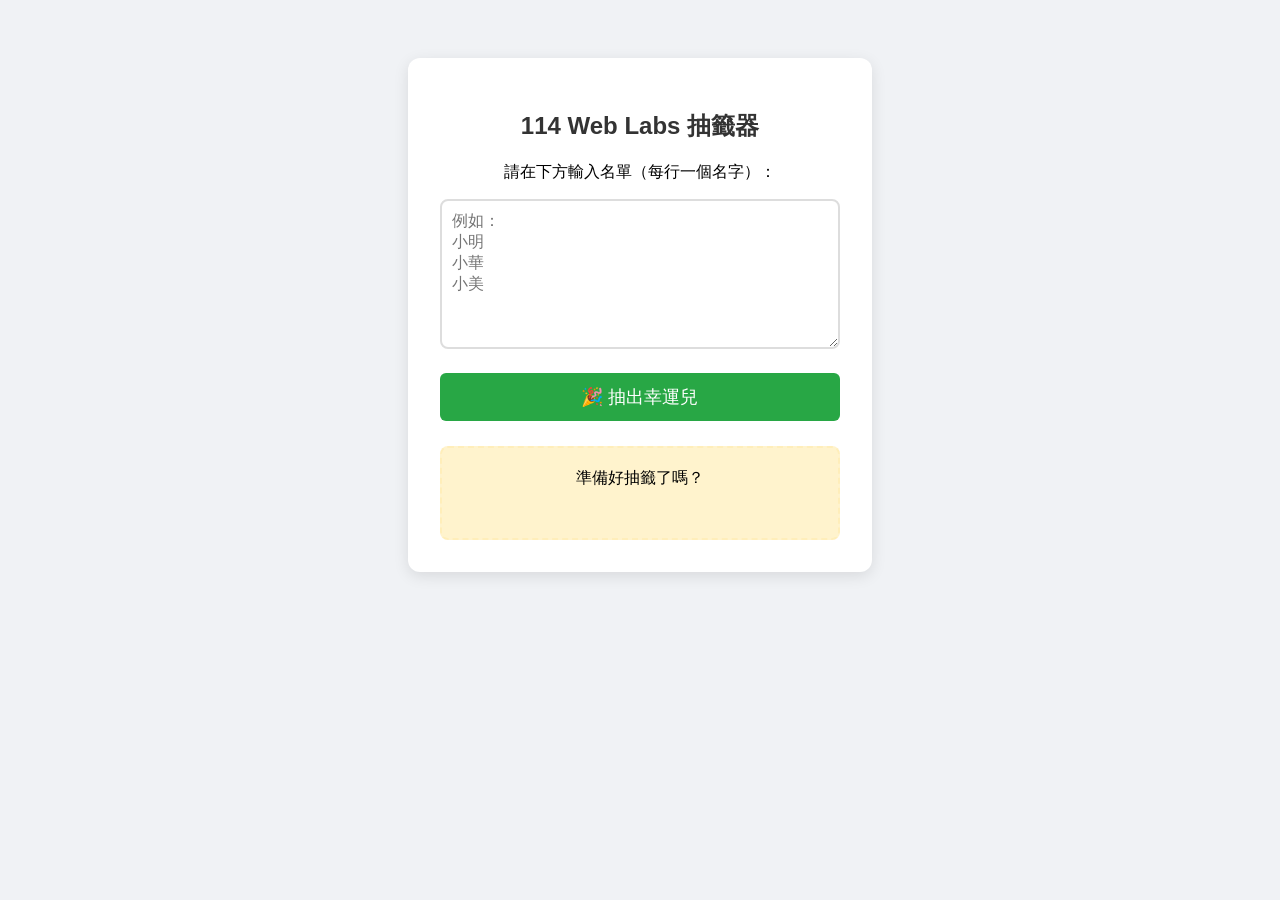
<file: lab1/index.html>
<!DOCTYPE html>
<html lang="zh-Hant">
<head>
    <meta charset="UTF-8">
    <meta name="viewport" content="width=device-width, initial-scale=1.0">
    <title>114 Web Labs - 隨機抽籤器</title>
    <style>
        /* CSS：美化網頁介面 */
        body {
            font-family: "Microsoft JhengHei", sans-serif;
            background-color: #f0f2f5;
            display: flex;
            flex-direction: column;
            align-items: center;
            padding-top: 50px;
        }

        .container {
            background: white;
            padding: 2rem;
            border-radius: 12px;
            box-shadow: 0 4px 15px rgba(0,0,0,0.1);
            width: 90%;
            max-width: 400px;
            text-align: center;
        }

        h2 { color: #333; }

        textarea {
            width: 100%;
            height: 150px;
            padding: 10px;
            border: 2px solid #ddd;
            border-radius: 8px;
            box-sizing: border-box; /* 確保寬度包含 padding */
            font-size: 16px;
            margin-bottom: 20px;
        }

        button {
            background-color: #28a745;
            color: white;
            border: none;
            padding: 12px 24px;
            font-size: 18px;
            border-radius: 6px;
            cursor: pointer;
            width: 100%;
            transition: 0.3s;
        }

        button:hover {
            background-color: #218838;
        }

        #result-display {
            margin-top: 25px;
            padding: 20px;
            background-color: #fff3cd;
            border: 2px dashed #ffeeba;
            border-radius: 8px;
            min-height: 50px;
        }

        .winner {
            font-size: 24px;
            font-weight: bold;
            color: #d9534f;
        }
    </style>
</head>
<body>

    <div class="container">
        <h2>114 Web Labs 抽籤器</h2>
        <p>請在下方輸入名單（每行一個名字）：</p>
        
        <textarea id="nameList" placeholder="例如：&#10;小明&#10;小華&#10;小美"></textarea>
        
        <button onclick="drawWinner()">🎉 抽出幸運兒</button>

        <div id="result-display">
            <div id="resultText">準備好抽籤了嗎？</div>
        </div>
    </div>

    <script>
        // JavaScript：處理抽籤邏輯
        function drawWinner() {
            // 1. 取得 textarea 的內容
            const textarea = document.getElementById('nameList');
            const resultText = document.getElementById('resultText');
            
            // 2. 將字串轉為陣列，依換行符號分割，並過濾掉空白行
            const names = textarea.value.split('\n').map(name => name.trim()).filter(name => name !== "");

            // 3. 檢查名單是否為空
            if (names.length === 0) {
                alert("請先輸入名單喔！");
                return;
            }

            // 4. 隨機產生索引值 (Index)
            // 公式：Math.floor(Math.random() * 陣列長度)
            const randomIndex = Math.floor(Math.random() * names.length);
            const winner = names[randomIndex];

            // 5. 顯示結果
            resultText.innerHTML = `抽中結果是：<br><span class="winner">${winner}</span>`;
        }
    </script>

</body>
</html>
</file>
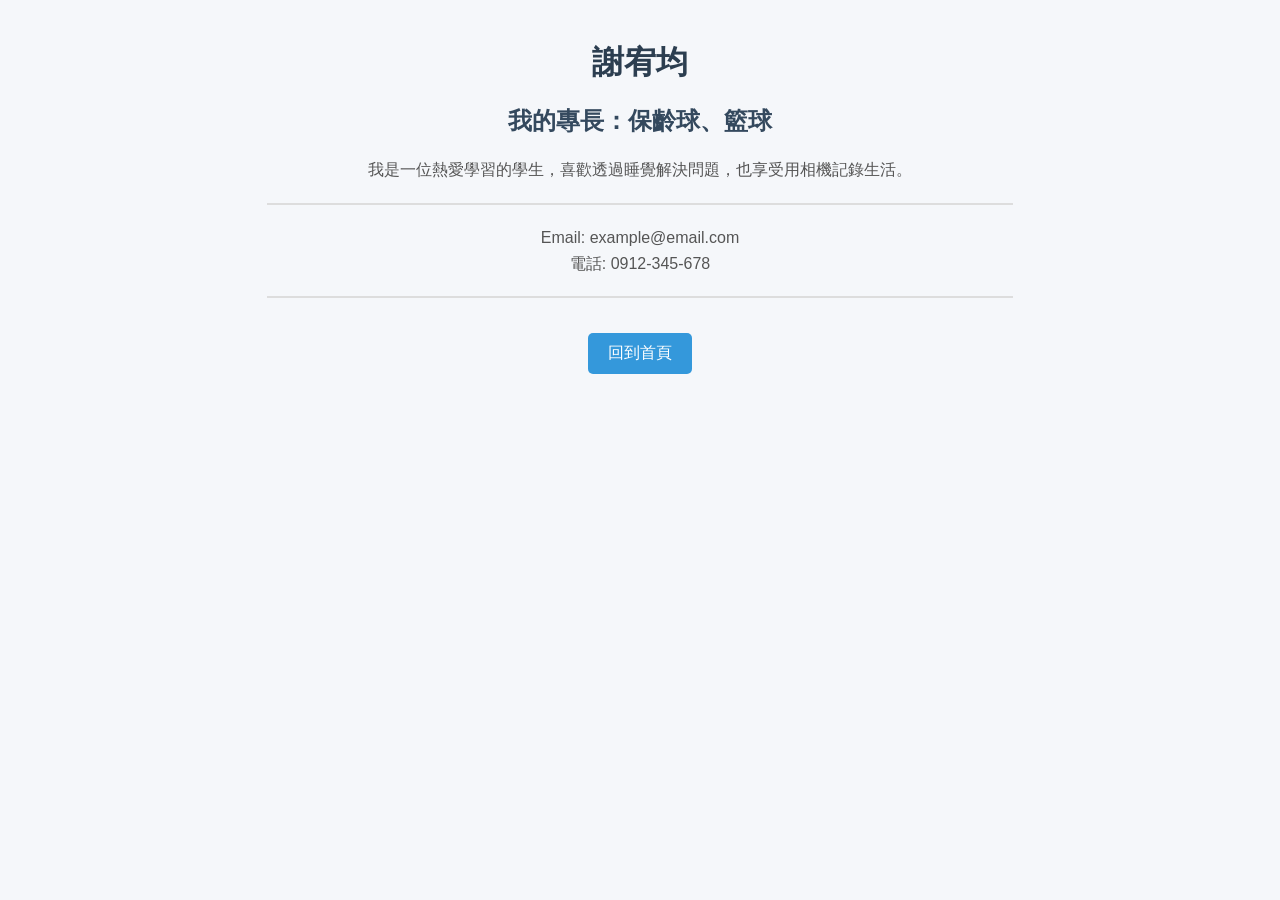
<file: lab2/index.html>
<!DOCTYPE html>
<html lang="zh-Hant">
<head>
    <meta charset="UTF-8"> <!-- 設定網頁編碼，避免中文亂碼 -->
    <meta name="viewport" content="width=device-width, initial-scale=1.0"> <!-- 讓手機也能正常顯示 -->
    <title>關於我</title> <!-- 瀏覽器分頁上顯示的標題 -->
    <link rel="stylesheet" href="style.css">
</head>
<body>
    <!-- 主標題：我的名字 -->
    <h1>謝宥均</h1>

    <!-- 副標題：我的專長 -->
    <h2>我的專長：保齡球、籃球</h2>

    <!-- 自我介紹段落 -->
    <p>
        我是一位熱愛學習的學生，喜歡透過睡覺解決問題，也享受用相機記錄生活。
    </p>

    <!-- 分隔線 -->
    <hr>

    <!-- 聯絡資訊 -->
    <p>
        Email: example@email.com<br>
        電話: 0912-345-678
    </p>

    <hr>

    <!-- 回首頁 -->
    <a href="../index.html">回到首頁</a>
</body>
</html>
</file>
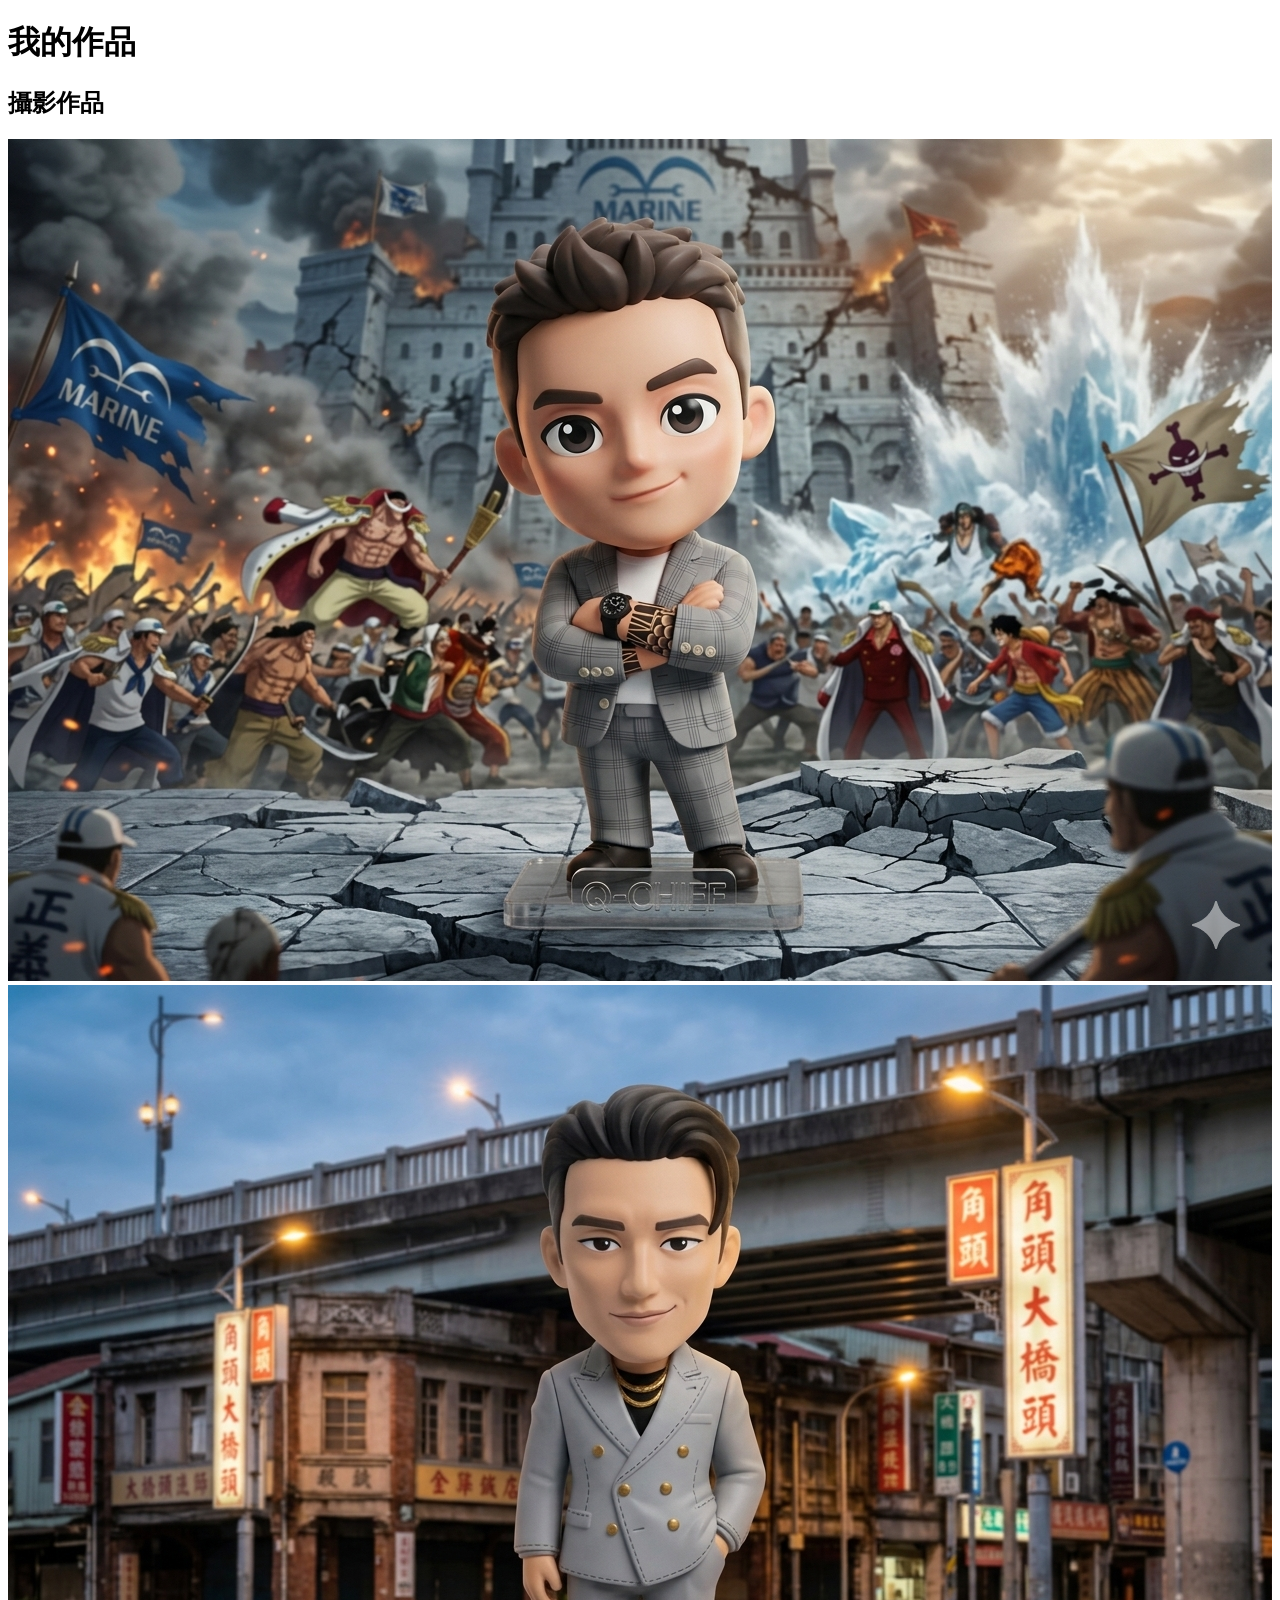
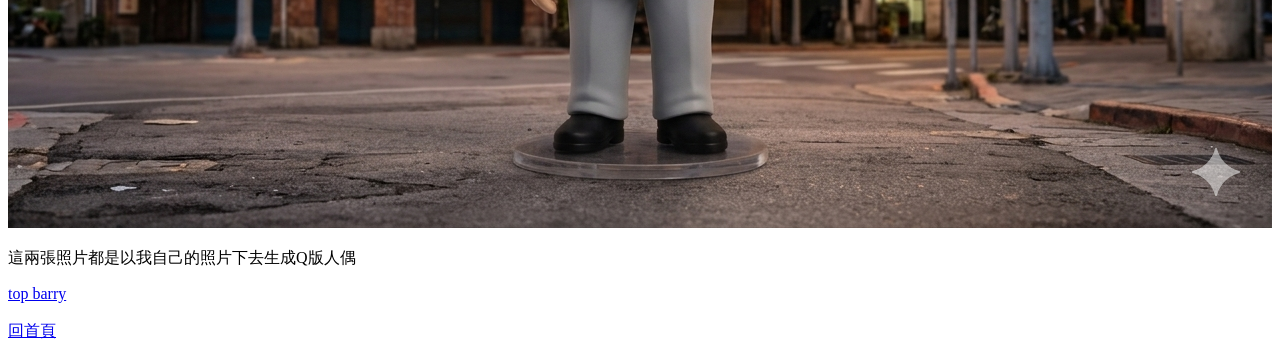
<file: lab3/index.html>
<!DOCTYPE html>
<html lang="en">
<head>
    <meta charset="UTF-8">
    <meta http-equiv="X-UA-Compatible" content="IE=edge">
    <meta name="viewport" content="width=device-width, initial-scale=1.0">
    <title>Document</title>
</head>
<body>
    <h1>我的作品</h1>
    <h2>攝影作品</h2>
    <img src="6929.png" alt="自己">
    <img src="34567.png" alt="帥哥">
    <p>這兩張照片都是以我自己的照片下去生成Q版人偶</p>
    <a href="https://www.youtube.com/watch?v=4kAlzv9xqZE&list=RD4kAlzv9xqZE&index=1" target="_blank">top barry</a>
    <br><br>
    <a href="../index.html">回首頁</a>
</body>
</html>
</file>
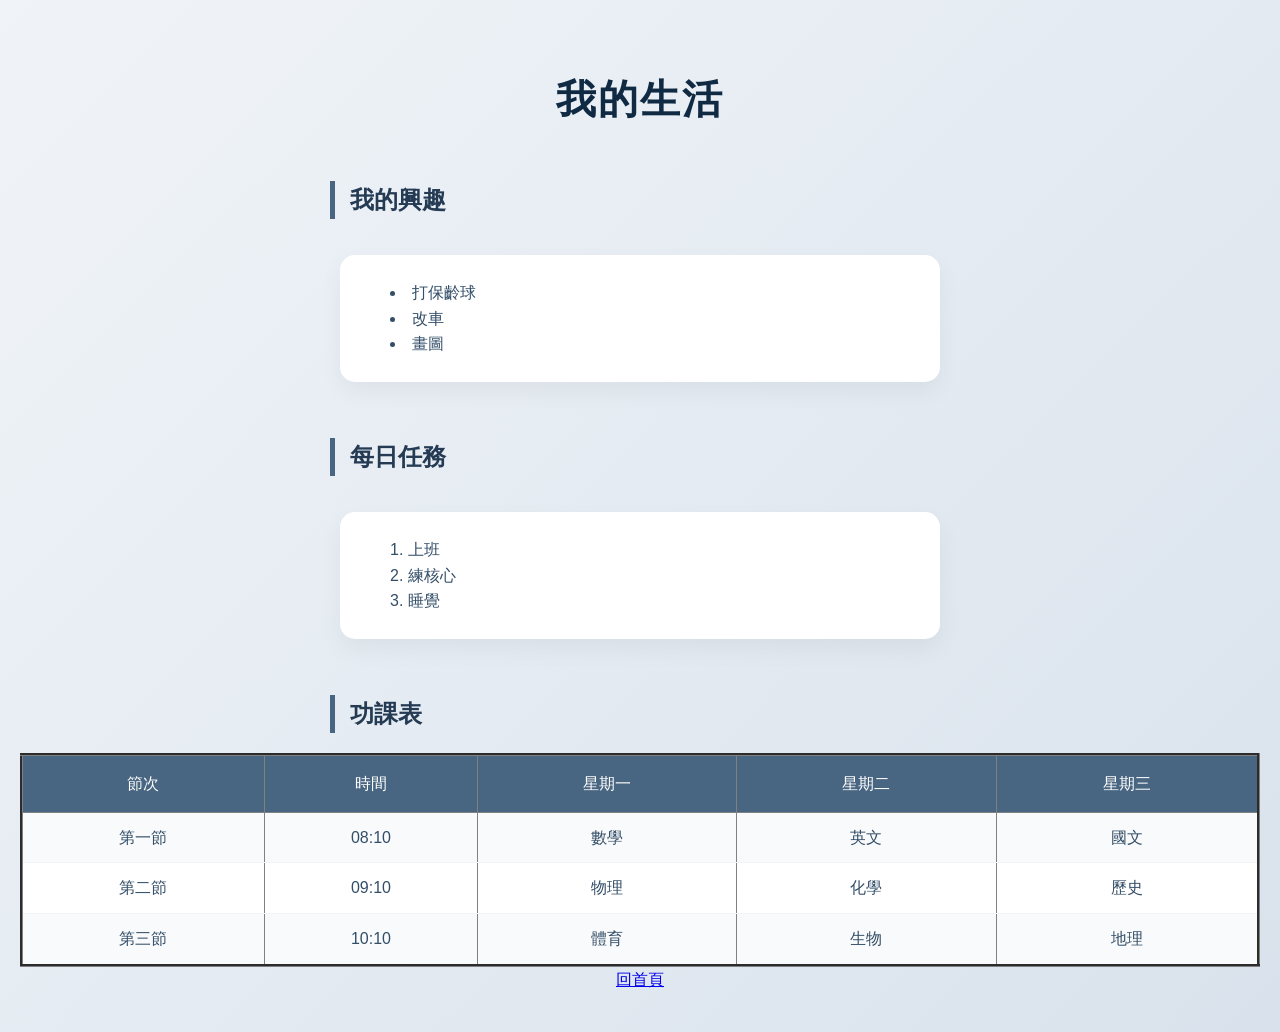
<file: lab4/index.html>
<!DOCTYPE html>
<html lang="en">
<head>
    <meta charset="UTF-8">
    <meta http-equiv="X-UA-Compatible" content="IE=edge">
    <meta name="viewport" content="width=device-width, initial-scale=1.0">
    <title>lab4</title>
    <link rel="stylesheet" href="style.css">
</head>
<body>
    <h1>我的生活</h1>
    <h2>我的興趣</h2>
    <ul>
         <li>打保齡球</li>
         <li>改車</li>
         <li>畫圖</li>
    </ul>
    <h2>每日任務</h2>
    <ol>
        <li>上班</li>
        <li>練核心</li>
        <li>睡覺</li>
    </ol>
    <h2>功課表</h2>
    <table border="3">
          <tr>
            <th>節次</th>
            <th>時間</th>
            <th>星期一</th>
            <th>星期二</th>
            <th>星期三</th>
          </tr>
          <tr>
            <td>第一節</td>
            <td>08:10</td>
            <td>數學</td>
            <td>英文</td>
            <td>國文</td>
          </tr>
          <tr>
            <td>第二節</td>
            <td>09:10</td>
            <td>物理</td>
            <td>化學</td>
            <td>歷史</td>
          </tr>
          <tr>
            <td>第三節</td>
            <td>10:10</td>
            <td>體育</td>
            <td>生物</td>
            <td>地理</td>
          </tr>
    </table>
    <a href="../index.html">回首頁</a>
</body>
</html>
</file>
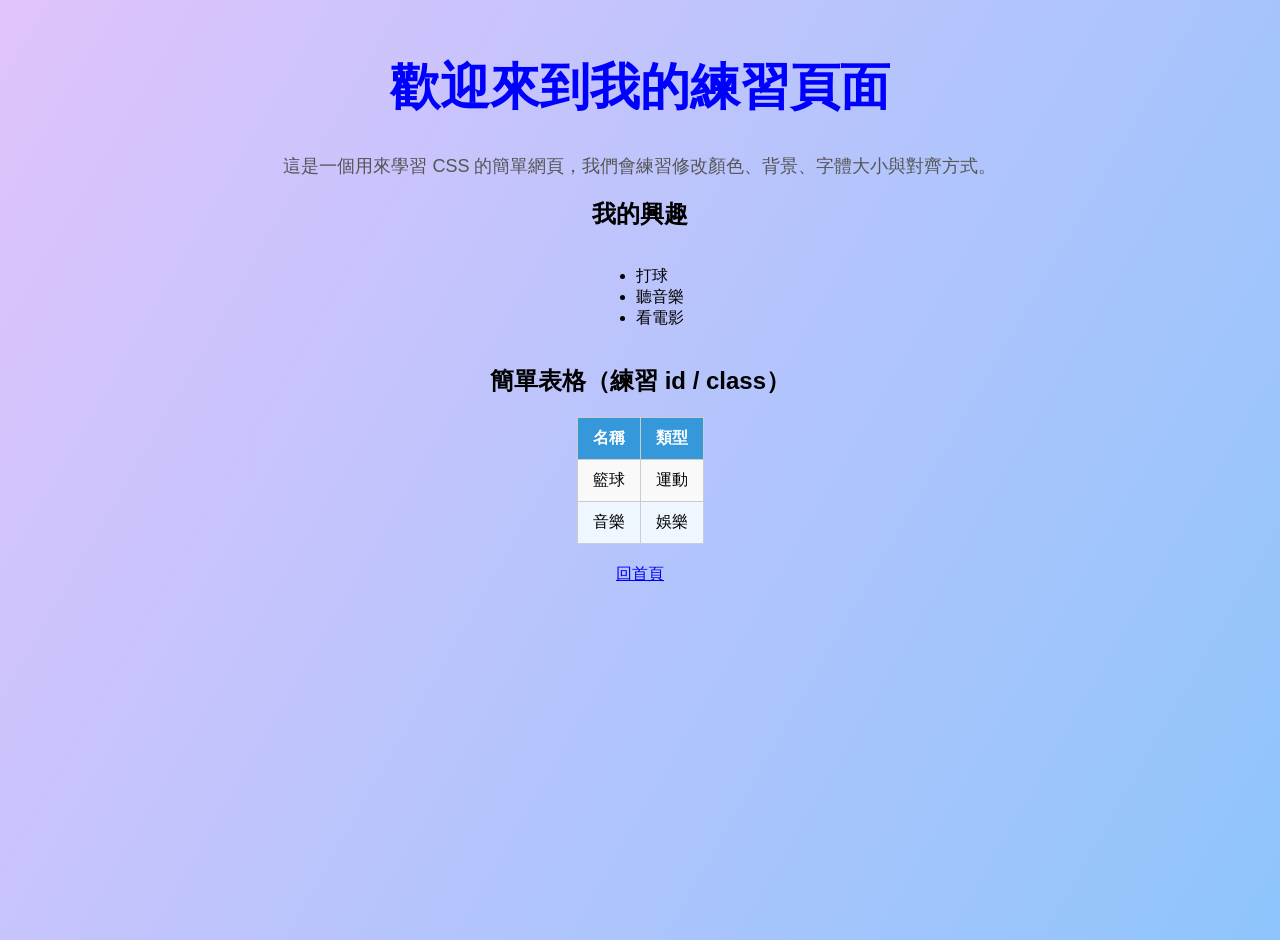
<file: lab5/index.html>
<!DOCTYPE html>
<html lang="zh-Hant">
<head>
    <meta charset="UTF-8">
    <meta name="viewport" content="width=device-width, initial-scale=1.0">
    <title>CSS 練習頁面</title>
    <link rel="stylesheet" href="style.css">
</head>
<body>
    <h1>歡迎來到我的練習頁面</h1>

    <p>
        這是一個用來學習 CSS 的簡單網頁，我們會練習修改顏色、背景、字體大小與對齊方式。
    </p>

    <h2>我的興趣</h2>
    <ul>
        <li>打球</li>
        <li>聽音樂</li>
        <li>看電影</li>
    </ul>

    <h2>簡單表格（練習 id / class）</h2>
    <table id="my-table">
        <tr>
            <th>名稱</th>
            <th>類型</th>
        </tr>
        <tr class="row1">
            <td>籃球</td>
            <td>運動</td>
        </tr>
        <tr class="row2">
            <td>音樂</td>
            <td>娛樂</td>
        </tr>
    </table>
    <a href="../index.html">回首頁</a>
</body>
</html>
</file>
<file: lab2/style.css>
/* 整體頁面設定 */
body {
    font-family: Arial, sans-serif;
    background-color: #f5f7fa;
    margin: 0;
    padding: 20px;
    text-align: center;
}

/* 主標題 */
h1 {
    color: #2c3e50;
    margin-bottom: 10px;
}

/* 副標題 */
h2 {
    color: #34495e;
    margin-bottom: 20px;
}

/* 段落 */
p {
    color: #555;
    line-height: 1.6;
}

/* 分隔線 */
hr {
    margin: 20px auto;
    width: 60%;
    border: 1px solid #ddd;
}

/* 連結按鈕 */
a {
    display: inline-block;
    margin-top: 15px;
    padding: 10px 20px;
    background-color: #3498db;
    color: white;
    text-decoration: none;
    border-radius: 5px;
}

/* 滑鼠移上效果 */
a:hover {
    background-color: #2980b9;
}
</file>
<file: lab4/style.css>
/* style.css */

/* 整體背景與字體設定 */
body {
    font-family: "Microsoft JhengHei", Arial, sans-serif;
    background: linear-gradient(135deg, #f0f4f8 0%, #d9e2ec 100%);
    color: #334e68;
    line-height: 1.6;
    margin: 0;
    padding: 40px 20px;
    display: flex;
    flex-direction: column;
    align-items: center;
}

/* 標題樣式 */
h1 {
    color: #102a43;
    font-size: 2.5rem;
    margin-bottom: 10px;
    letter-spacing: 2px;
}

h2 {
    color: #243b53;
    border-left: 5px solid #486581;
    padding-left: 15px;
    margin-top: 40px;
    align-self: flex-start;
    max-width: 600px;
    margin-left: auto;
    margin-right: auto;
    width: 100%;
}

/* 內容區塊容器 */
ul, ol, .table-container {
    background: #ffffff;
    padding: 25px 50px;
    border-radius: 15px;
    box-shadow: 0 10px 25px rgba(0, 0, 0, 0.05);
    width: 100%;
    max-width: 600px;
    box-sizing: border-box;
    list-style-position: inside;
}

/* 表格樣式優化 */
table {
    border-collapse: collapse;
    width: 100%;
    background: white;
    overflow: hidden;
}

th {
    background-color: #486581;
    color: white;
    padding: 15px;
    font-weight: 500;
}

td {
    padding: 12px;
    text-align: center;
    border-bottom: 1px solid #f0f4f8;
}

tr:nth-child(even) {
    background-color: #f9fafb;
}

tr:hover {
    background-color: #e1e8ed;
    transition: 0.2s;
}

/* 回首頁按鈕 */
.back-link {
    margin-top: 50px;
    text-decoration: none;
    color: white;
    background-color: #486581;
    padding: 12px 30px;
    border-radius: 50px;
    font-weight: bold;
    transition: all 0.3s ease;
    box-shadow: 0 4px 6px rgba(0, 0, 0, 0.1);
}

.back-link:hover {
    background-color: #243b53;
    transform: translateY(-2px);
    box-shadow: 0 6px 12px rgba(0, 0, 0, 0.15);
}
</file>
<file: lab5/style.css>
h1 {
    color: blue;
    text-align: center;
    font-size: 50px;
  }
  body {
    background-color: #f5f7fa;
    font-family: Arial, sans-serif;
    text-align: center;
    padding: 20px;
  }
  p {
    font-size: 18px;
    color: #555;
  }
  ul {
    display: inline-block;
    text-align: left;
  }
  table {
    margin: 20px auto;
    border-collapse: collapse;
  }
  
  th,
  td {
    border: 1px solid #ccc;
    padding: 10px 15px;
  }
  
  th {
    background-color: #3498db;
    color: white;
  }
  #my-table {
    background-color: rgb(255, 255, 255);
  }
  
  .row1 {
    background-color: #f9f9f9;
  }
  
  .row2 {
    background-color: #eef6ff;
  }
  body {
    background: linear-gradient(120deg, #e0c3fc 0%, #8ec5fc 100%);
    min-height: 100vh; /* 確保背景鋪滿整個視窗高度 */
    font-family: Arial, sans-serif;
    text-align: center;
    padding: 20px;
    margin: 0;

}
</file>
